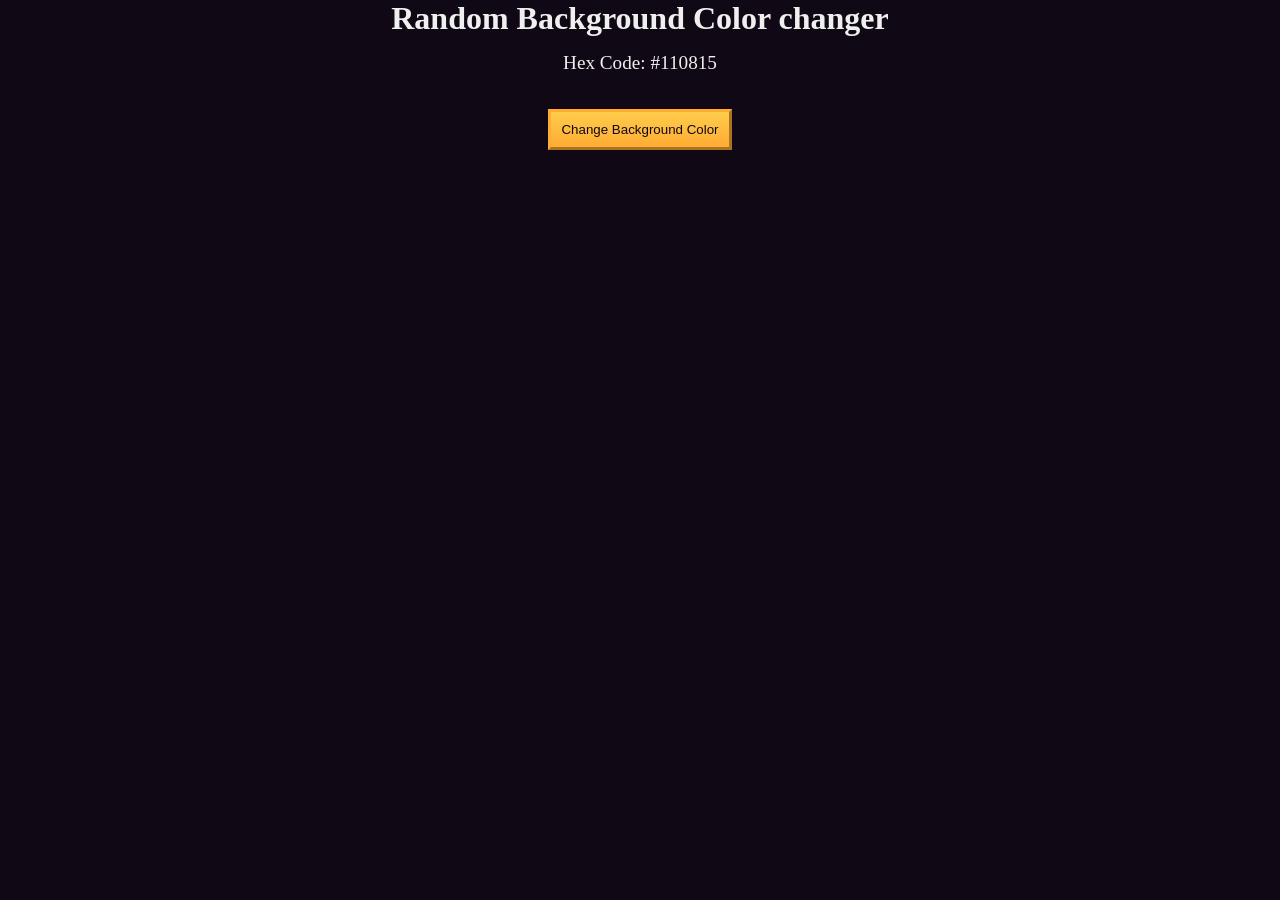
<file: debugBackground/index.html>
<!DOCTYPE html>
<html lang="en">

<head>
    <meta charset="UTF-8" />
    <meta name="viewport" content="width=device-width, initial-scale=1.0" />
    <title>Debug a random background color changer</title>
    <link rel="stylesheet" href="./styles.css" />
</head>

<body>
    <h1>Random Background Color changer</h1>

    <main>
        <section class="bg-information-container">
            <p>Hex Code: <span id="bg-hex-code">#110815</span></p>
        </section>

        <button class="btn" id="btn">Change Background Color</button>
    </main>
    <script src="./script.js"></script>
</body>

</html>
</file>
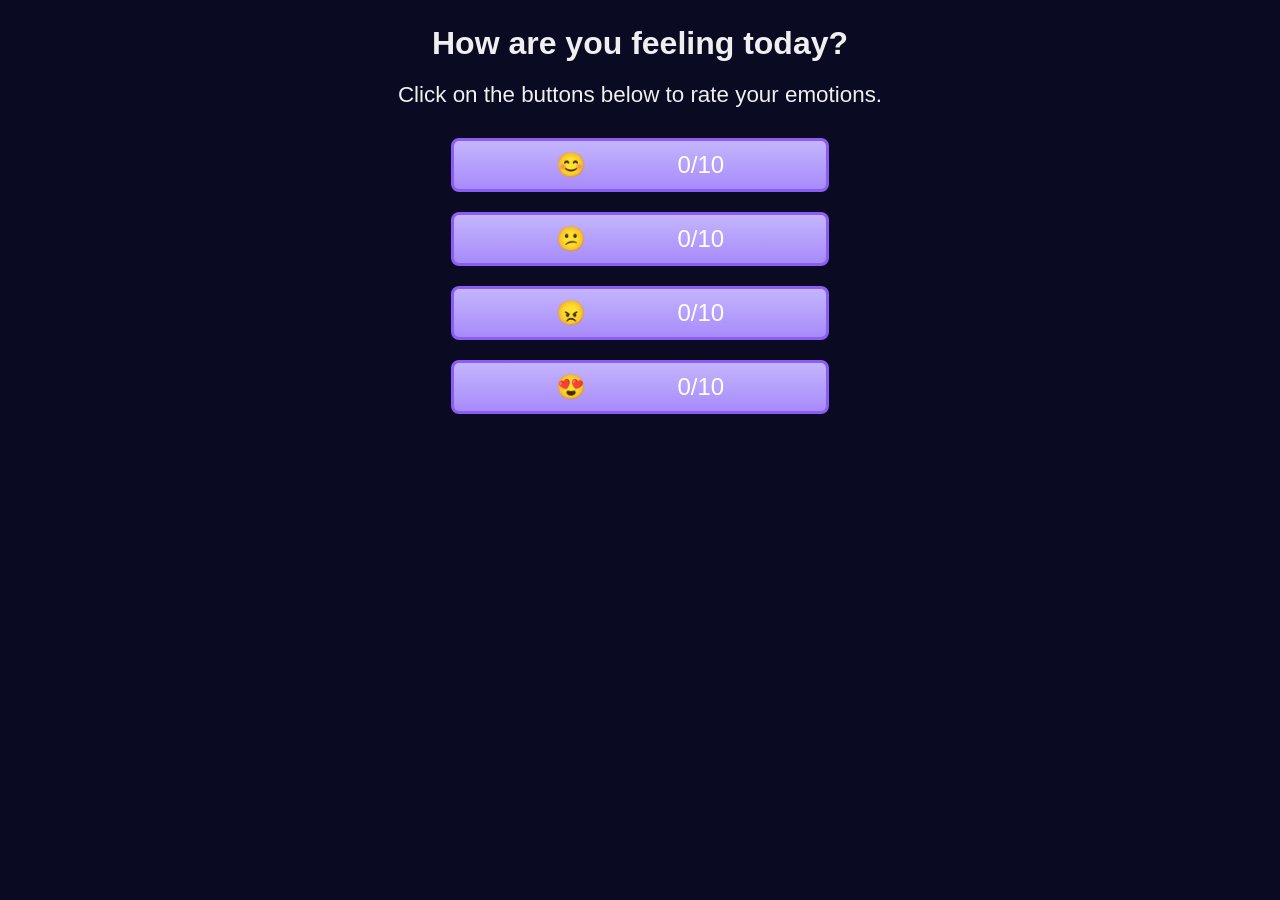
<file: emojiReactor/index.html>
<!DOCTYPE html>
<html lang="en">

<head>
    <meta charset="UTF-8" />
    <meta name="viewport" content="width=device-width, initial-scale=1.0" />
    <title>Emoji Reactor</title>
    <link rel="stylesheet" href="./styles.css" />
</head>

<body>
    <main>
        <h1 class="title">How are you feeling today?</h1>
        <p class="description">
            Click on the buttons below to rate your emotions.
        </p>
        <div class="btn-container">
            <button id="happy-btn" class="emoji-btn" aria-label="Happy face emoji">
                <span role="img" aria-hidden="true">😊</span>
                <span class="count">0/10</span>
            </button>
            <button id="confused-btn" class="emoji-btn" aria-label="Confused face emoji">
                <span role="img" aria-hidden="true">😕</span>
                <span class="count">0/10</span>
            </button>
            <button id="sad-btn" class="emoji-btn" aria-label="Angry face emoji">
                <span role="img" aria-hidden="true">😠</span>
                <span class="count">0/10</span>
            </button>
            <button id="loving-btn" class="emoji-btn" aria-label="Loving face emoji">
                <span role="img" aria-hidden="true">😍</span>
                <span class="count">0/10</span>
            </button>
        </div>
    </main>
    <script src="./script.js"></script>
</body>

</html>
</file>
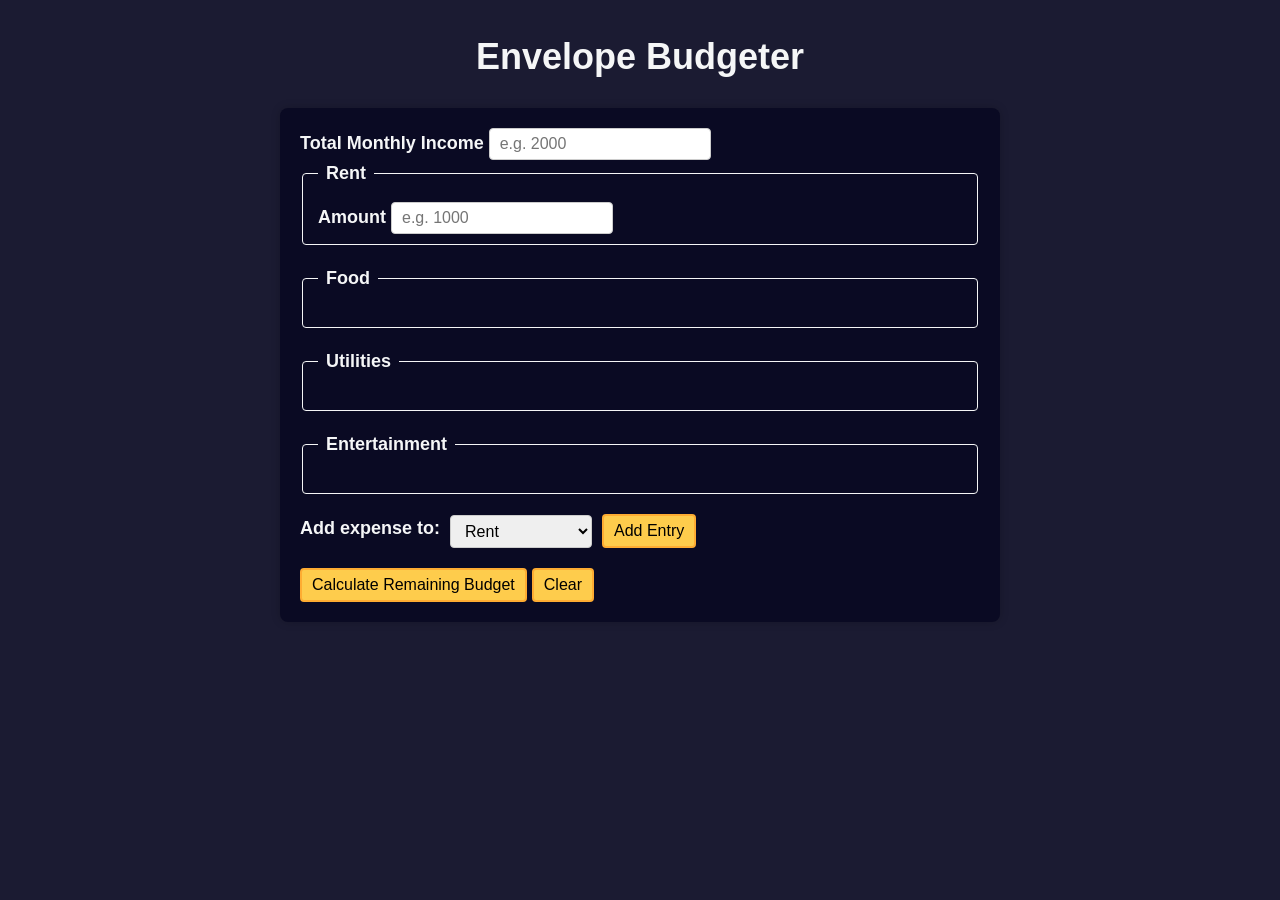
<file: envelopeBudgetWorkshop/index.html>
<!DOCTYPE html>
<html lang="en">

<head>
    <meta charset="utf-8" />
    <meta name="viewport" content="width=device-width, initial-scale=1.0" />
    <link rel="stylesheet" href="styles.css" />
    <title>Envelope Budgeter</title>
</head>

<body>
    <main>
        <h1>Envelope Budgeter</h1>
        <div class="container">
            <form action="" id="budget-form">
                <label for="income">Total Monthly Income</label>
                <input id="income" type="number" name="income" required min="0" placeholder="e.g. 2000" />
                <fieldset id="rent">
                    <legend>Rent</legend>
                    <label for="rent-amount">Amount</label>
                    <input id="rent-amount" type="number" name="rent-amount" required min="0" placeholder="e.g. 1000" />
                </fieldset>
                <fieldset id="food">
                    <legend>Food</legend>
                    <div class="input-container">
                    </div>
                </fieldset>
                <fieldset id="utilities">
                    <legend>Utilities</legend>
                    <div class="input-container">
                </fieldset>
                <fieldset id="entertainment">
                    <legend>Entertainment</legend>
                    <div class="input-container">
                </fieldset>
                <div class="controls">
                    <span>
                        <label for="entry-dropdown">Add expense to:</label>
                        <select id="entry-dropdown" name="options">
                            <option value="rent" selected>Rent</option>
                            <option value="food">Food</option>
                            <option value="utilities">Utilities</option>
                            <option value="entertainment">Entertainment</option>
                        </select>

                        <button id="add-entry" type="button">Add Entry</button>
                    </span>
                </div>
                <div>
                    <button id="calculate" type="submit">Calculate Remaining Budget</button>
                    <button id="clear" type="button">Clear</button>
                </div>
            </form>
            <div id="output" class="output hide"></div>
        </div>
    </main>
    <script src="script.js"></script>
</body>

</html>
</file>
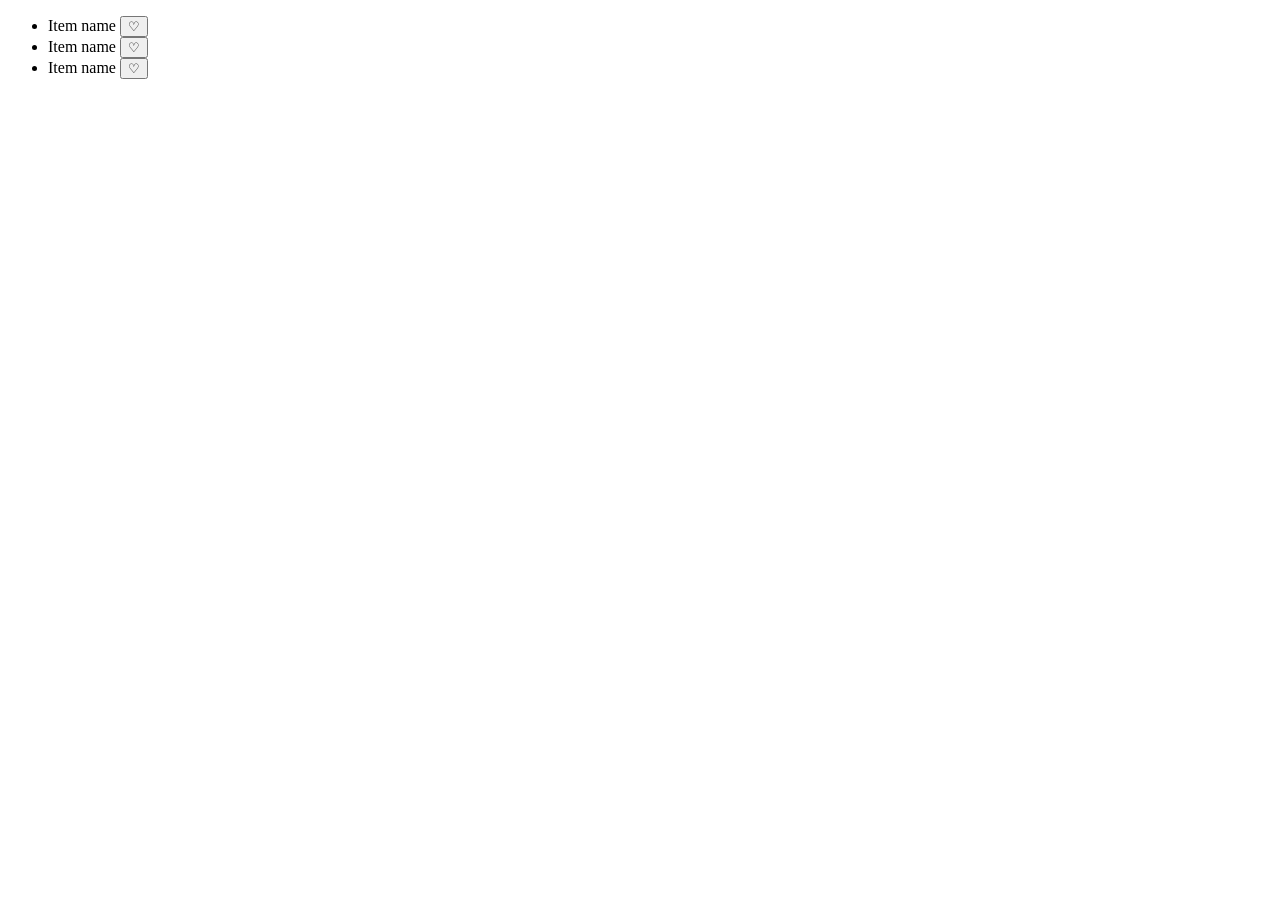
<file: favIconTogggle/index.html>
<!DOCTYPE html>
<html lang="en">

<head>
    <meta charset="UTF-8" />
    <meta name="viewport" content="width=device-width, initial-scale=1.0" />
    <title>Favorite Icon Toggler</title>
    <link rel="stylesheet" href="./styles.css" />
</head>

<body>
    <main>
        <ul class="item-list">
            <li> Item name
                <button class="favorite-icon">&#9825;</button>
            </li>
            <li> Item name
                <button class="favorite-icon">&#9825;</button>
            </li>
            <li> Item name
                <button class="favorite-icon">&#9825;</button>
            </li>
        </ul>
    </main>
    <script src="./script.js"></script>
</body>

</html>
</file>
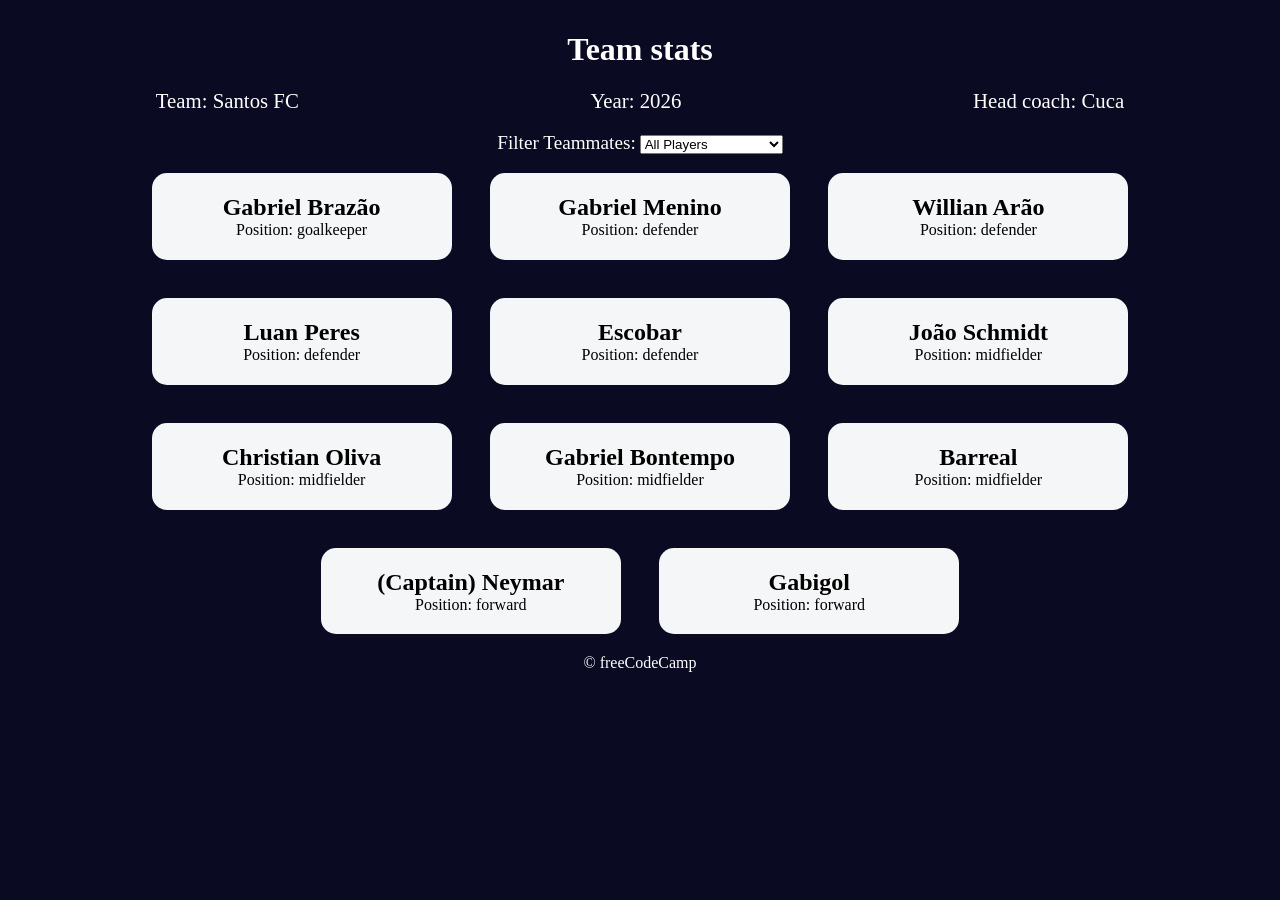
<file: footballTeamCards/index.html>
<!DOCTYPE html>
<html lang="en">

<head>
    <meta charset="UTF-8" />
    <meta http-equiv="X-UA-Compatible" content="IE=edge" />
    <meta name="viewport" content="width=device-width, initial-scale=1.0" />
    <title>
        Build a Set of Football Team Cards
    </title>
    <link rel="stylesheet" href="styles.css" />
</head>

<body>
    <h1 class="title">Team stats</h1>
    <main>
        <div class="team-stats">
            <p>Team: <span id="team"></span></p>
            <p>Year: <span id="year"></span></p>
            <p>Head coach: <span id="head-coach"></span></p>
        </div>
        <label class="options-label" for="players">Filter Teammates:</label>
        <select name="players" id="players">
            <option value="all">All Players</option>
            <option value="forward">Position Forward</option>
            <option value="midfielder">Position Midfielder</option>
            <option value="defender">Position Defender</option>
            <option value="goalkeeper">Position Goalkeeper</option>
        </select>
        <div class="cards" id="player-cards"></div>

    </main>
    <footer>&copy; freeCodeCamp</footer>

    <script src="./script.js"></script>

</body>

</html>
</file>
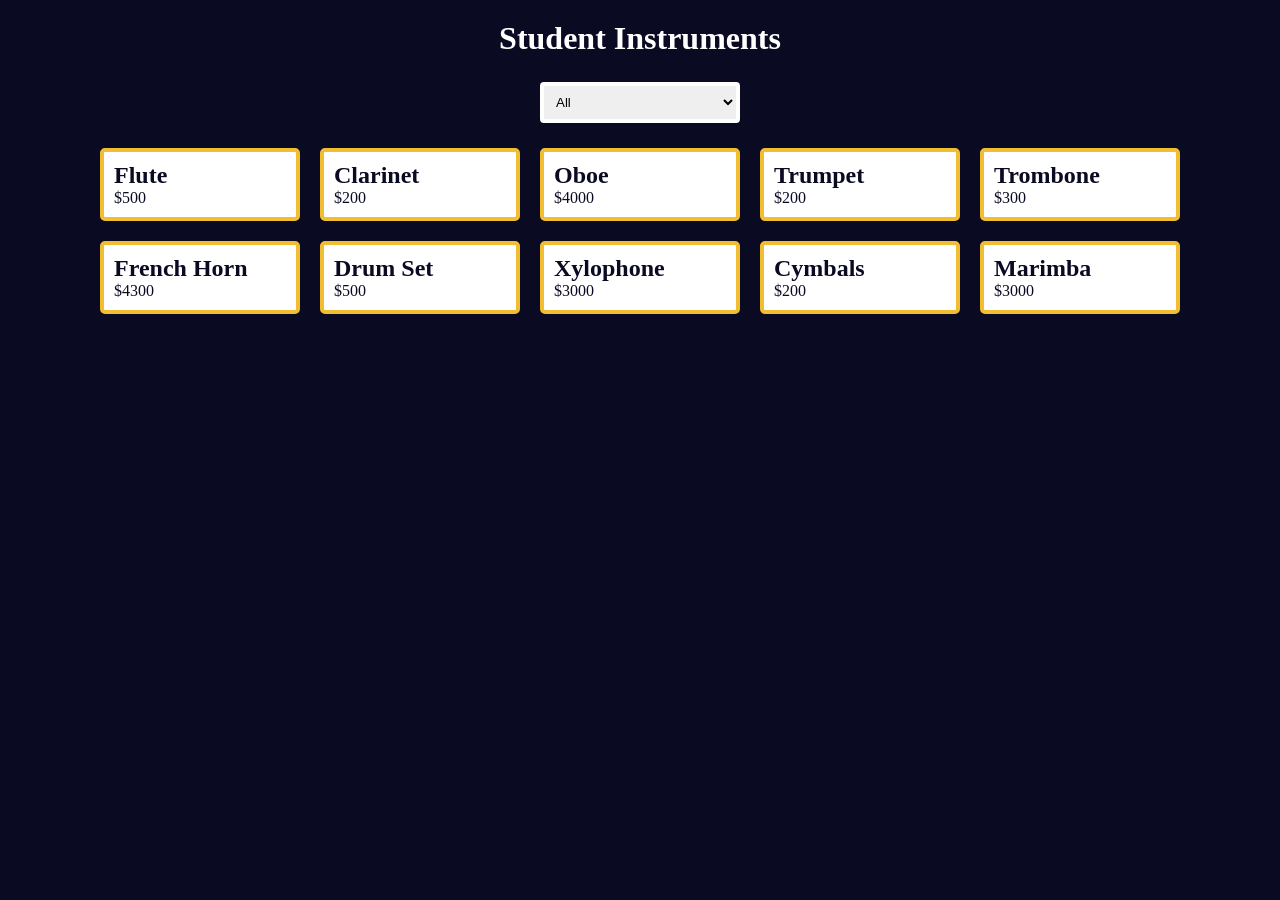
<file: instrumentFilterWorkshop/index.html>
<!DOCTYPE html>
<html lang="en">

<head>
    <meta charset="UTF-8" />
    <meta name="viewport" content="width=device-width, initial-scale=1.0" />
    <title>Music Instruments product page</title>
    <link rel="stylesheet" href="./styles.css" />
</head>

<body>
    <h1>Student Instruments</h1>

    <main>
        <select class="select-container" name="select">
            <option id="all" value="all">All</option>
            <option id="woodwinds" value="woodwinds">Woodwinds</option>
            <option id="brass" value="brass">Brass</option>
            <option id="percussion" value="percussion">Percussion</option>
        </select>
        <div class="products-container">
            <div class="card">
                <h2>Flute</h2>
                <p>$500</p>
            </div>
            <div class="card">
                <h2>Clarinet</h2>
                <p>$200</p>
            </div>
            <div class="card">
                <h2>Oboe</h2>
                <p>$4000</p>
            </div>

            <div class="card">
                <h2>Trumpet</h2>
                <p>$200</p>
            </div>
            <div class="card">
                <h2>Trombone</h2>
                <p>$300</p>
            </div>
            <div class="card">
                <h2>French Horn</h2>
                <p>$4300</p>
            </div>

            <div class="card">
                <h2>Drum Set</h2>
                <p>$500</p>
            </div>
            <div class="card">
                <h2>Xylophone</h2>
                <p>$3000</p>
            </div>
            <div class="card">
                <h2>Cymbals</h2>
                <p>$200</p>
            </div>
            <div class="card">
                <h2>Marimba</h2>
                <p>$3000</p>
            </div>
        </div>
    </main>
    <script src="./script.js"></script>
</body>

</html>
</file>
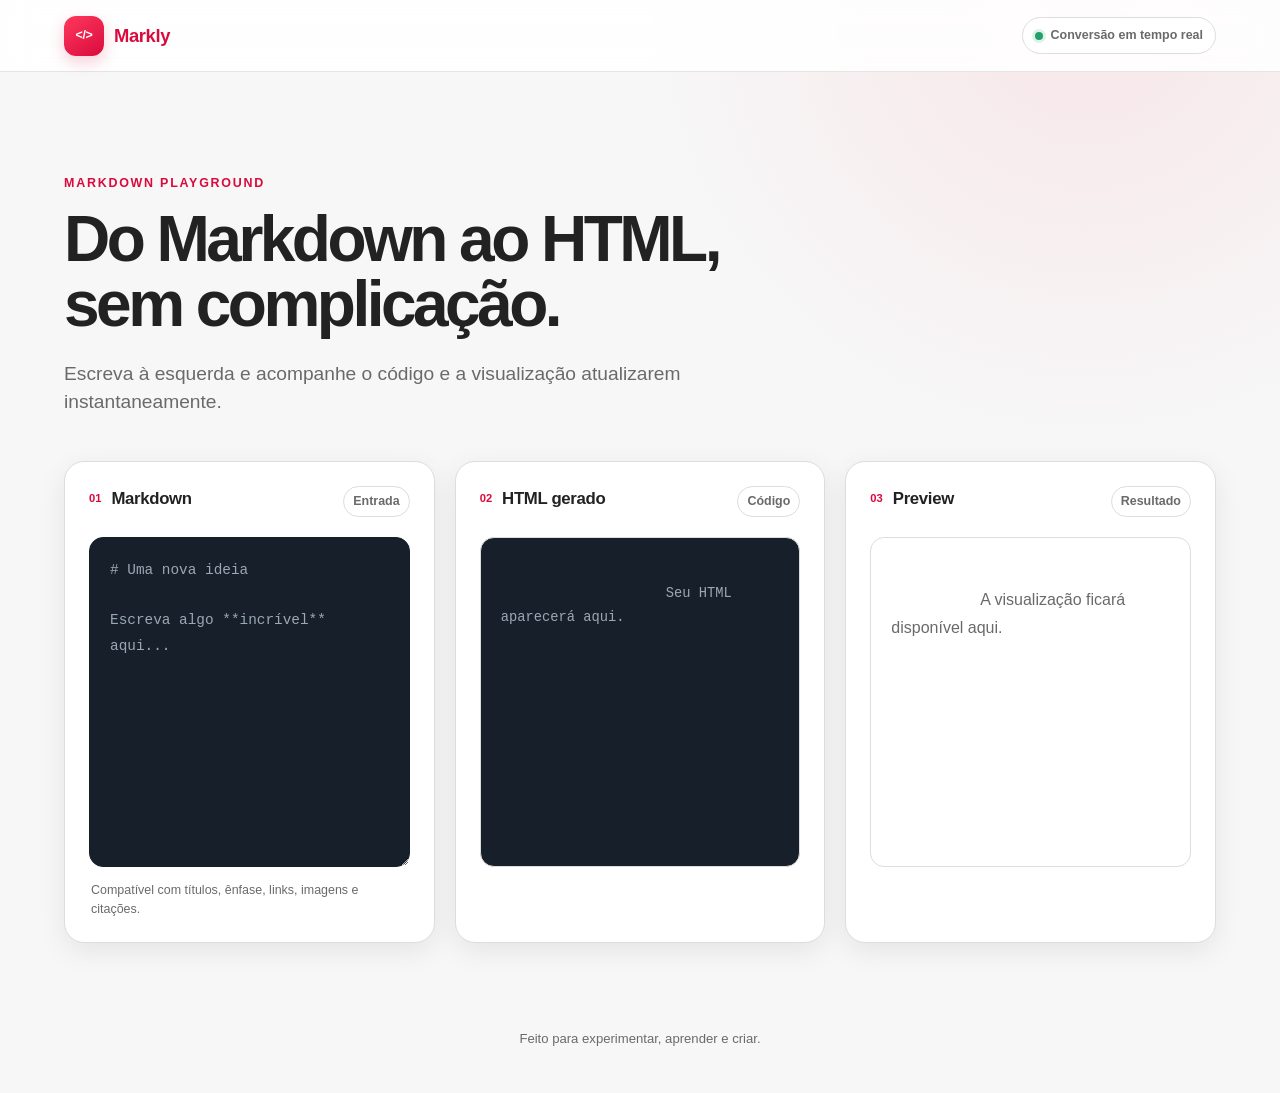
<file: markdownToHTMLConverter/index.html>
<!DOCTYPE html>
<html lang="pt-BR">

<head>
    <meta charset="UTF-8">
    <meta name="viewport" content="width=device-width, initial-scale=1.0">
    <meta name="description" content="Converta Markdown básico em HTML e acompanhe o resultado em tempo real.">
    <title>Markdown to HTML Converter</title>
    <link rel="stylesheet" href="./styles.css">
</head>

<body>
    <header class="site-header">
        <a class="brand" href="#main-content" aria-label="Ir para o conversor">
            <span class="brand-mark" aria-hidden="true">&lt;/&gt;</span>
            <span>Markly</span>
        </a>
        <span class="status-pill">
            <span class="status-dot" aria-hidden="true"></span>
            Conversão em tempo real
        </span>
    </header>

    <main id="main-content">
        <section class="hero" aria-labelledby="page-title">
            <p class="eyebrow">Markdown playground</p>
            <h1 id="page-title">Do Markdown ao HTML, sem complicação.</h1>
            <p class="hero-copy">
                Escreva à esquerda e acompanhe o código e a visualização atualizarem instantaneamente.
            </p>
        </section>

        <section id="container" aria-label="Conversor de Markdown para HTML">
            <article class="panel panel-input">
                <div class="panel-heading">
                    <div>
                        <span class="step">01</span>
                        <h2>Markdown</h2>
                    </div>
                    <span class="panel-label">Entrada</span>
                </div>
                <label class="sr-only" for="markdown-input">Digite seu Markdown</label>
                <textarea id="markdown-input" placeholder="# Uma nova ideia&#10;&#10;Escreva algo **incrível** aqui..."></textarea>
                <p class="helper-text">Compatível com títulos, ênfase, links, imagens e citações.</p>
            </article>

            <article class="panel">
                <div class="panel-heading">
                    <div>
                        <span class="step">02</span>
                        <h2>HTML gerado</h2>
                    </div>
                    <span class="panel-label">Código</span>
                </div>
                <div id="html-output" class="output-area" aria-live="polite">
                    <span class="empty-state">Seu HTML aparecerá aqui.</span>
                </div>
            </article>

            <article class="panel">
                <div class="panel-heading">
                    <div>
                        <span class="step">03</span>
                        <h2>Preview</h2>
                    </div>
                    <span class="panel-label">Resultado</span>
                </div>
                <div id="preview" class="output-area preview-area">
                    <span class="empty-state">A visualização ficará disponível aqui.</span>
                </div>
            </article>
        </section>
    </main>

    <footer>
        <p>Feito para experimentar, aprender e criar.</p>
    </footer>

    <script src="./script.js"></script>
</body>

</html>
</file>
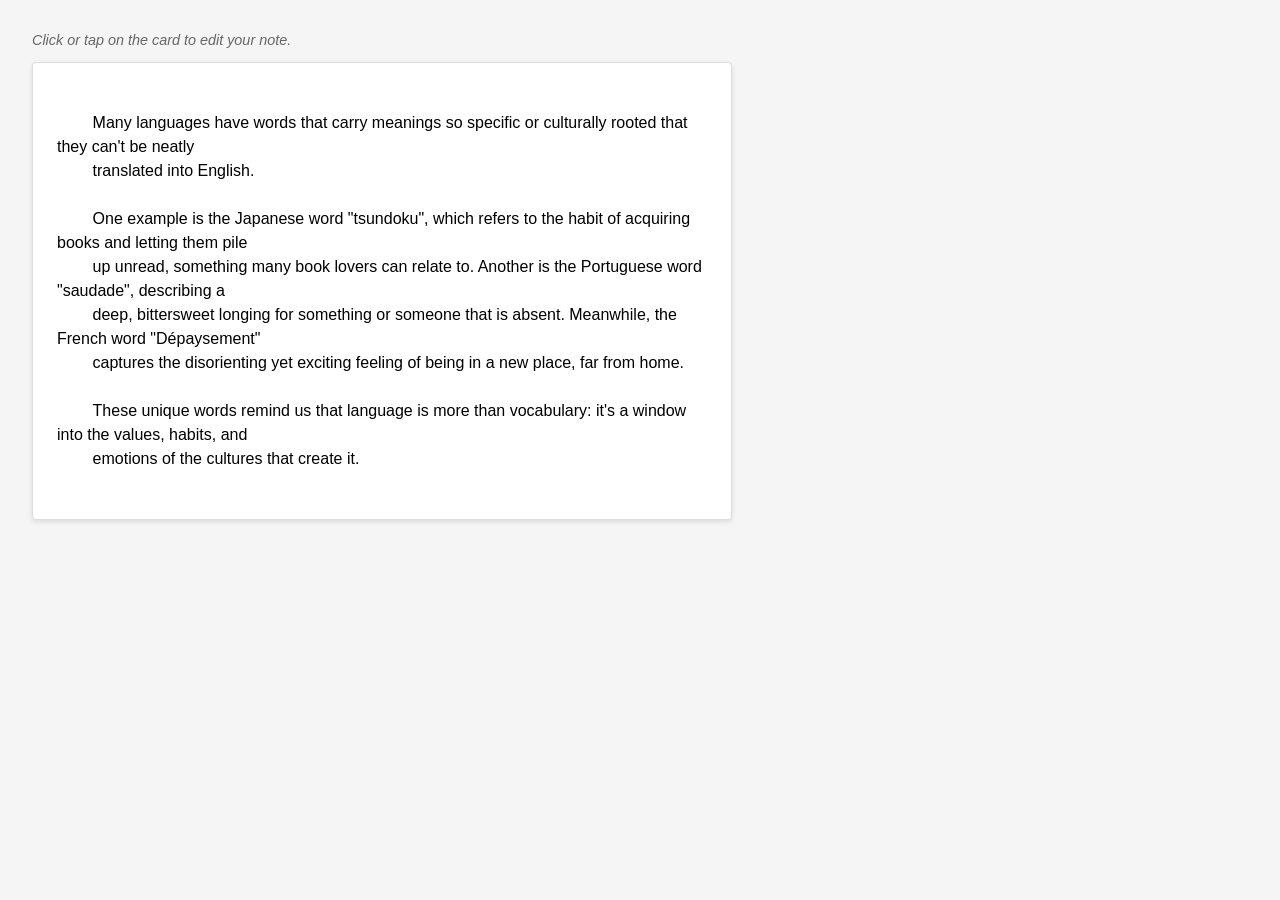
<file: noteTakingWorkshop/index.html>
<!DOCTYPE html>
<html lang="en">

<head>
    <meta charset="UTF-8" />
    <title>Note taking app</title>
    <meta name="viewport" content="width=device-width, initial-scale=1.0" />
    <link rel="stylesheet" href="./styles.css" />
</head>

<body>
    <p class="helper-text">Click or tap on the card to edit your note.</p>

    <div id="note" class="note" contenteditable="true" aria-label="Note editor">
        Many languages have words that carry meanings so specific or culturally rooted that they can't be neatly
        translated into English.

        One example is the Japanese word "tsundoku", which refers to the habit of acquiring books and letting them pile
        up unread, something many book lovers can relate to. Another is the Portuguese word "saudade", describing a
        deep, bittersweet longing for something or someone that is absent. Meanwhile, the French word "Dépaysement"
        captures the disorienting yet exciting feeling of being in a new place, far from home.

        These unique words remind us that language is more than vocabulary: it's a window into the values, habits, and
        emotions of the cultures that create it.
    </div>
    <div id="status" aria-live="polite"></div>

    <script src="script.js"></script>
</body>

</html>
</file>
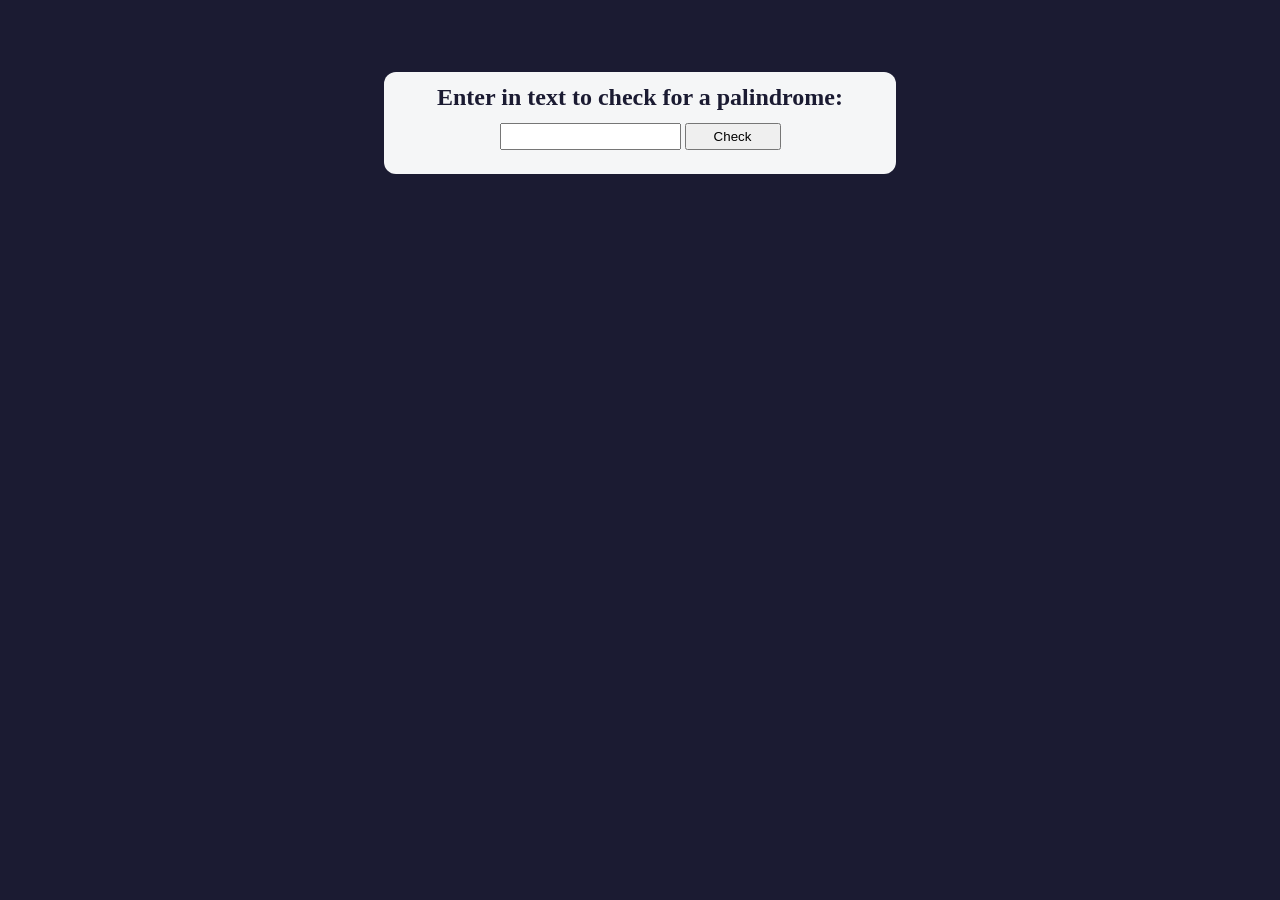
<file: palindromeChecker/index.html>
<!DOCTYPE html>
<html lang="en">

<head>
    <meta charset="utf-8">
    <title>Palindrome Checker</title>
    <link rel="stylesheet" href="./styles.css">
</head>

<body>
    <main>
        <div class="container">
            <h2>Enter in text to check for a palindrome:</h2>
            <div class="action">
                <input id="text-input" type="text">
                <button id="check-btn">Check</button>
            </div>
        </div>
        <div id="result">

        </div>
    </main>

    <script src="./script.js"></script>
</body>

</html>
</file>
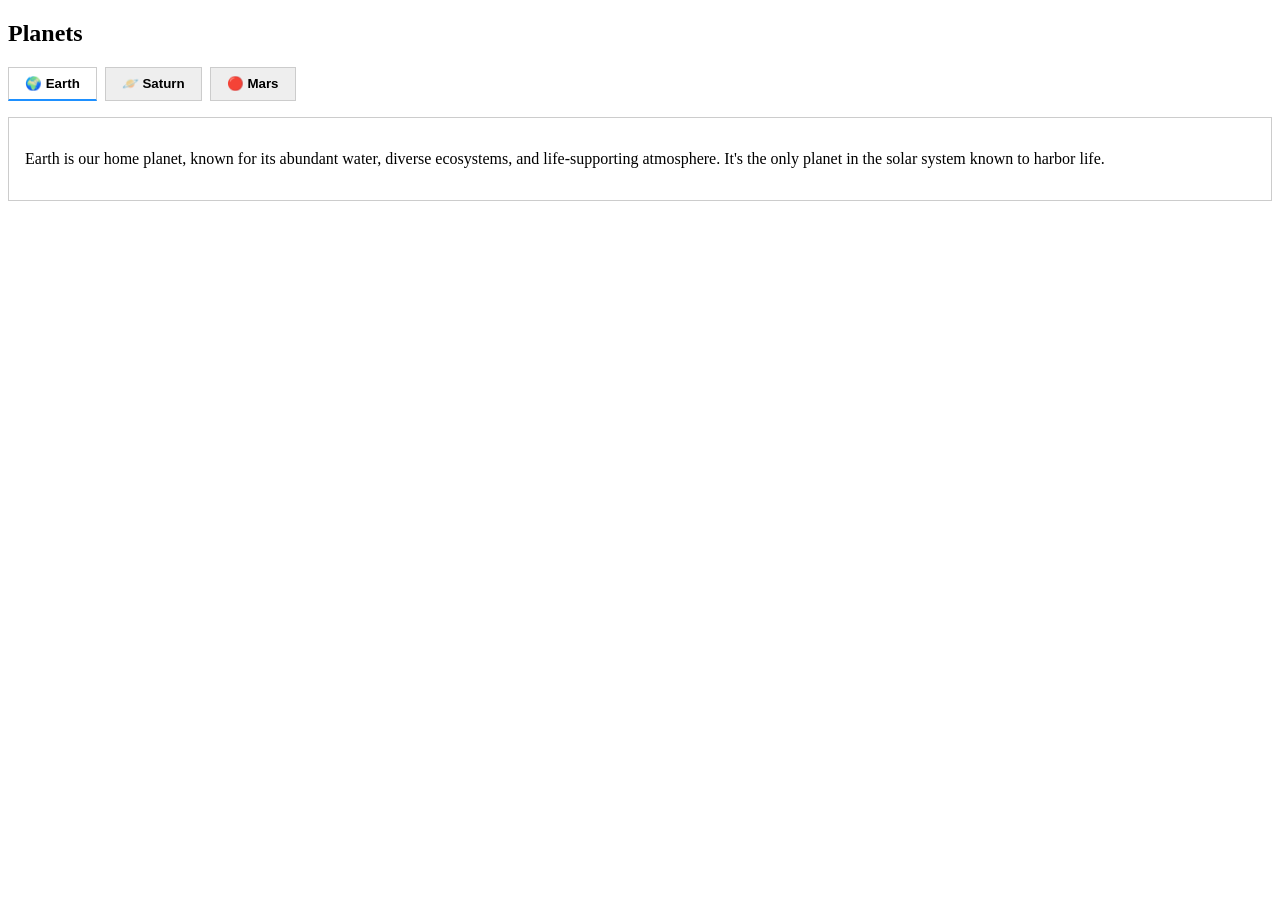
<file: planetsTablistWorkshop/index.html>
<!DOCTYPE html>
<html lang="en">

<head>
    <meta charset="UTF-8" />
    <meta name="viewport" content="width=device-width, initial-scale=1.0" />
    <title>Planets Facts</title>
    <link rel="stylesheet" href="./styles.css" />
</head>

<body>

    <div class="tabs">
        <h2 id="tabs-title">Planets</h2>
        <div role="tablist" aria-labelledby="tabs-title">
            <button id="tab-earth" role="tab" aria-controls="panel-earth" aria-selected="true">🌍 Earth</button>
            <button id="tab-saturn" role="tab" aria-controls="panel-saturn" aria-selected="false">🪐 Saturn</button>
            <button id="tab-mars" role="tab" aria-controls="panel-mars" aria-selected="false">🔴 Mars</button>
        </div>
        <div role="tabpanel" id="panel-earth" aria-labelledby="tab-earth">
            <p>Earth is our home planet, known for its abundant water, diverse ecosystems, and life-supporting
                atmosphere. It's the only planet in the solar system known to harbor life.</p>
        </div>

        <div role="tabpanel" id="panel-saturn" aria-labelledby="tab-saturn" hidden>
            <p>Saturn is famous for its beautiful and extensive ring system made of ice and rock particles. It's a gas
                giant with dozens of moons orbiting it.</p>
        </div>

        <div role="tabpanel" id="panel-mars" aria-labelledby="tab-mars" hidden>
            <p>Mars, the red planet, is a rocky world with the tallest volcano and deepest canyon in the solar system.
                It's a key focus for exploration in the search for past or present life.</p>
        </div>
    </div>
    <script src="./script.js"></script>
</body>

</html>
</file>
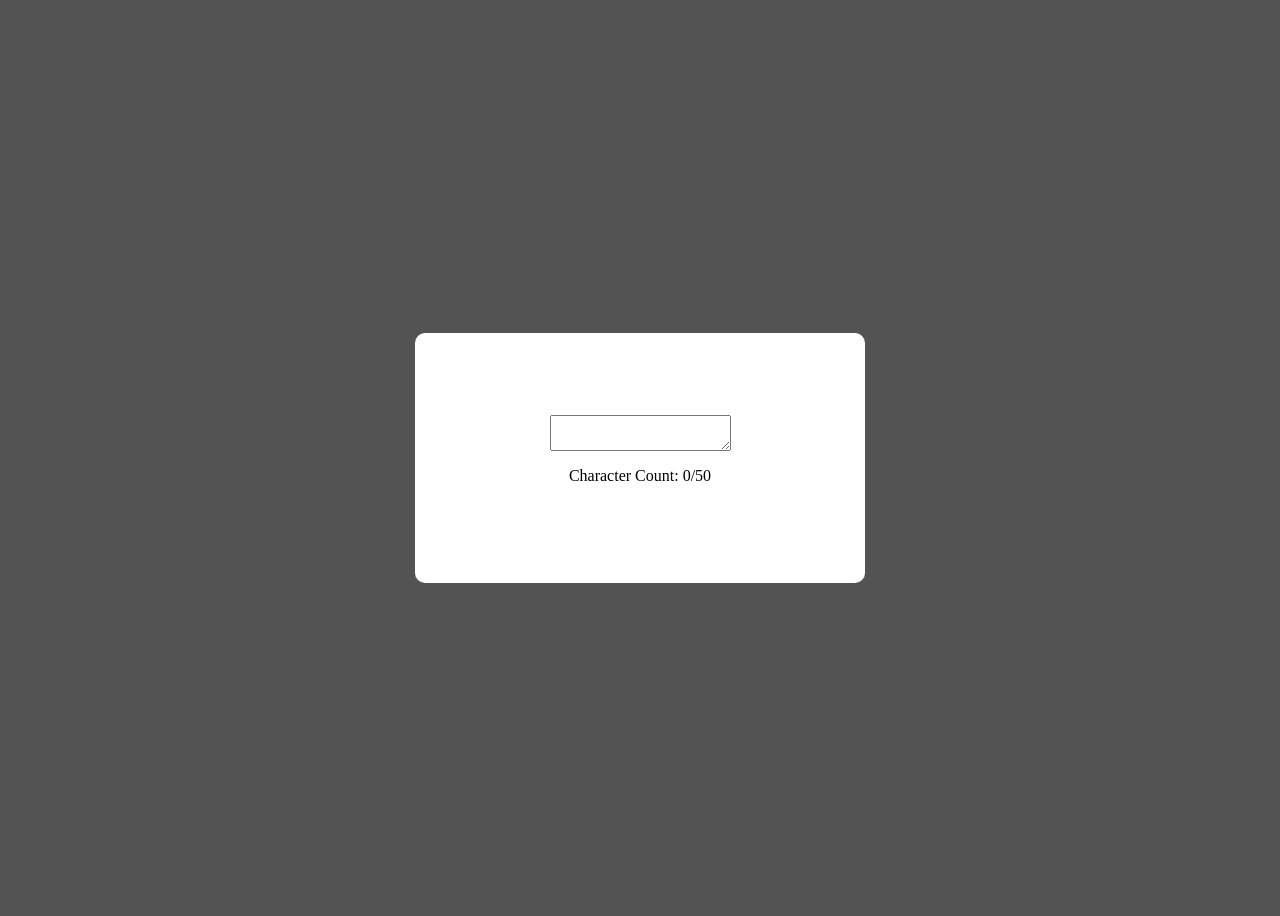
<file: realTimeCounter/index.html>
<!DOCTYPE html>
<html lang="en">

<head>
    <meta charset="utf-8">
    <meta name="viewport" content="width=device-width, initial-scale=1.0">
    <title>Real Time Counter</title>
    <link rel="stylesheet" href="./styles.css">
</head>

<body>
    <main>
        <div class="counter-container">
            <textarea id="text-input"></textarea>
            <p id="char-count">Character Count: 0/50</p>
        </div>
    </main>
    <script src="./script.js"></script>
</body>


</html>
</file>
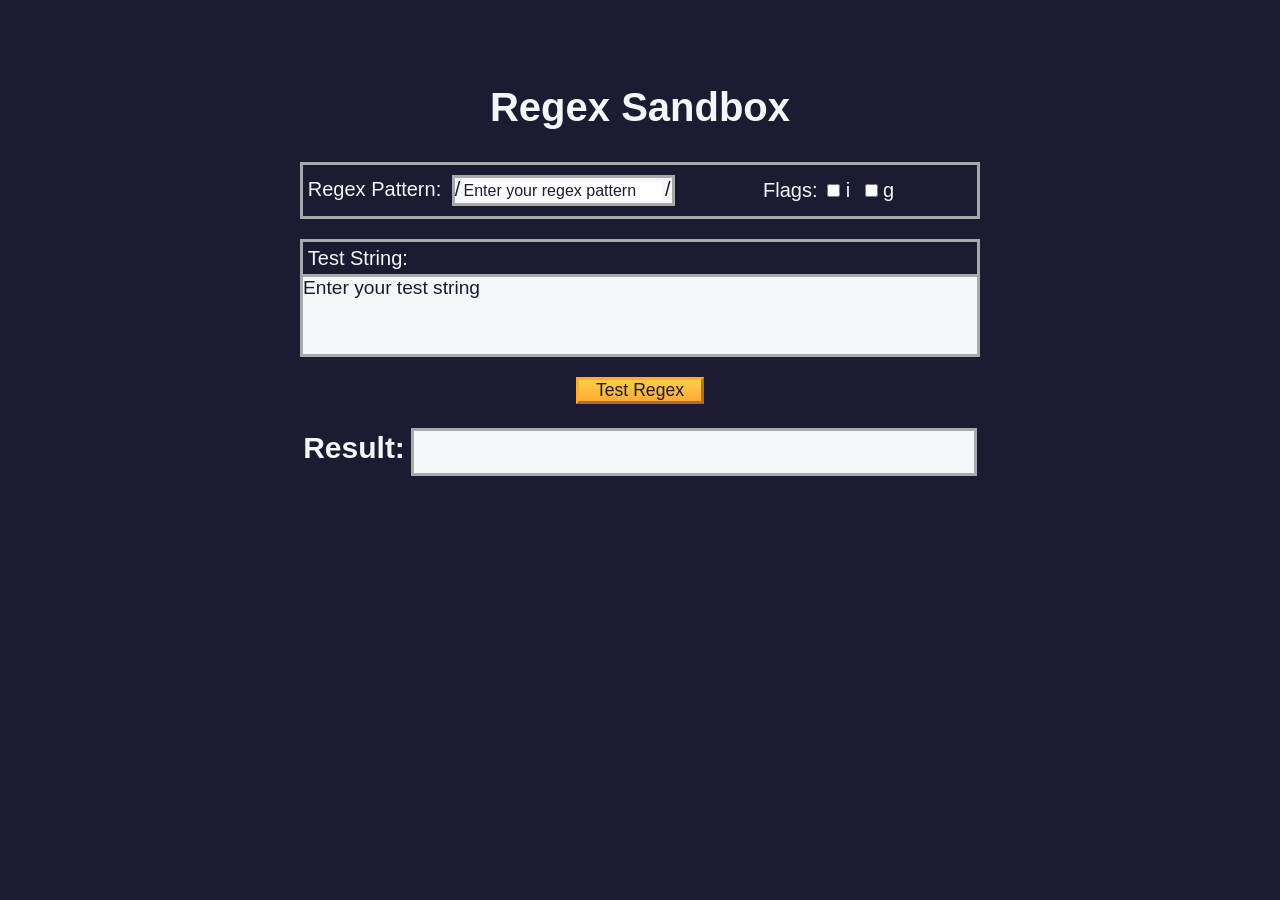
<file: regexSandbox/index.html>
<!DOCTYPE html>
<html lang="en">

<head>
    <meta charset="UTF-8">
    <meta name="viewport" content="width=device-width, initial-scale=1.0">
    <link rel="stylesheet" href="styles.css">
    <title>Regex Sandbox</title>

</head>

<body>
    <h1>Regex Sandbox</h1>
    <main>
        <div id="regex-container">
            <label for="pattern">Regex Pattern:
                <div id="pattern-container">/<input type="text" id="pattern" name="pattern"
                        placeholder="Enter your regex pattern">/</div>
            </label>
            <div id="flags-container">
                <p>Flags: </p>
                <label for="i">
                    <input type="checkbox" name="flags" id="i"> i
                </label>
                <label for="g">
                    <input type="checkbox" name="flags" id="g"> g
                </label>
            </div>
        </div>
        <div id="test-container">
            <p>Test String:</p>
            <div id="test-string" placeholder="Enter your test string" contenteditable="true"></div>
        </div>
        <button class="btn" id="test-btn" type="button">Test Regex</button>
        <div id="result-container">
            <h2>Result:</h2>
            <p id="result">
            </p>
        </div>

    </main>
    <script src="script.js"></script>
</body>

</html>
</file>
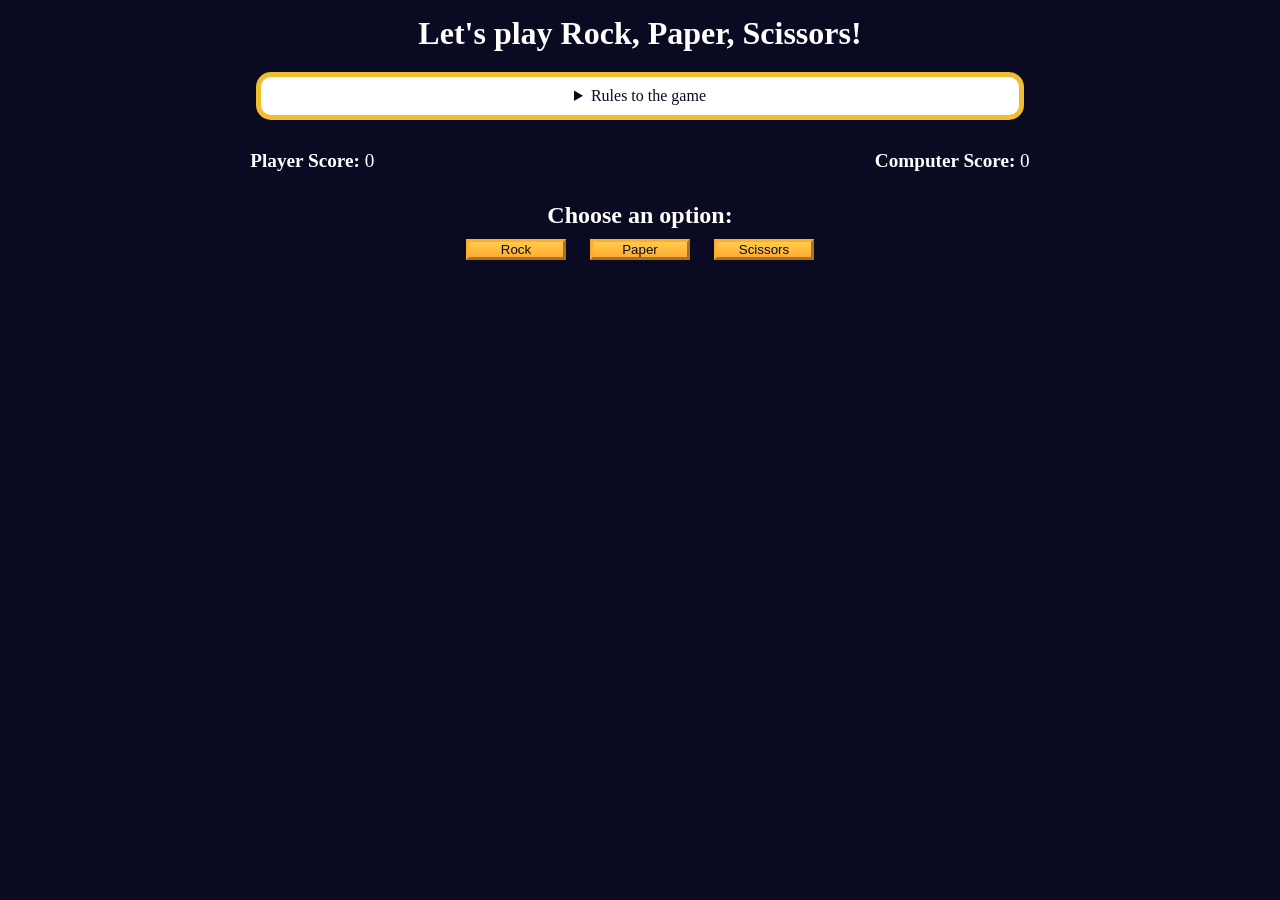
<file: rockPaperScissorsWorkshop/index.html>
<!DOCTYPE html>
<html lang="en">

<head>
    <meta charset="UTF-8" />
    <meta name="viewport" content="width=device-width, initial-scale=1.0" />
    <title>Rock, Paper, Scissors game</title>
    <link rel="stylesheet" href="./styles.css" />
</head>

<body>
    <h1>Let's play Rock, Paper, Scissors!</h1>
    <main>
        <details class="rules-container">
            <summary>Rules to the game</summary>

            <p>You will be playing against the computer.</p>
            <p>You can choose between Rock, Paper, and Scissors.</p>
            <p>The first one to three points wins.</p>

            <p>Here are the rules to getting a point in the game:</p>
            <ul>
                <li>Rock beats Scissors</li>
                <li>Scissors beats Paper</li>
                <li>Paper beats Rock</li>
            </ul>
            <p>
                If the player and computer choose the same option (e.g., Paper and
                Paper), then no one gets the point.
            </p>
        </details>

        <div class="score-container">
            <strong>Player Score: <span class="score" id="player-score">0</span></strong>
            <strong>Computer Score:
                <span class="score" id="computer-score">0</span></strong>
        </div>

        <section class="options-container">
            <h2>Choose an option:</h2>
            <div class="btn-container">
                <button id="rock-btn" class="btn">Rock</button>
                <button id="paper-btn" class="btn">Paper</button>
                <button id="scissors-btn" class="btn">Scissors</button>
            </div>
        </section>

        <div class="results-container">
            <p id="results-msg"></p>
            <p id="winner-msg"></p>
            <button class="btn" id="reset-game-btn">Play again?</button>
        </div>
    </main>
    <script src="./script.js"></script>
</body>

</html>
</file>
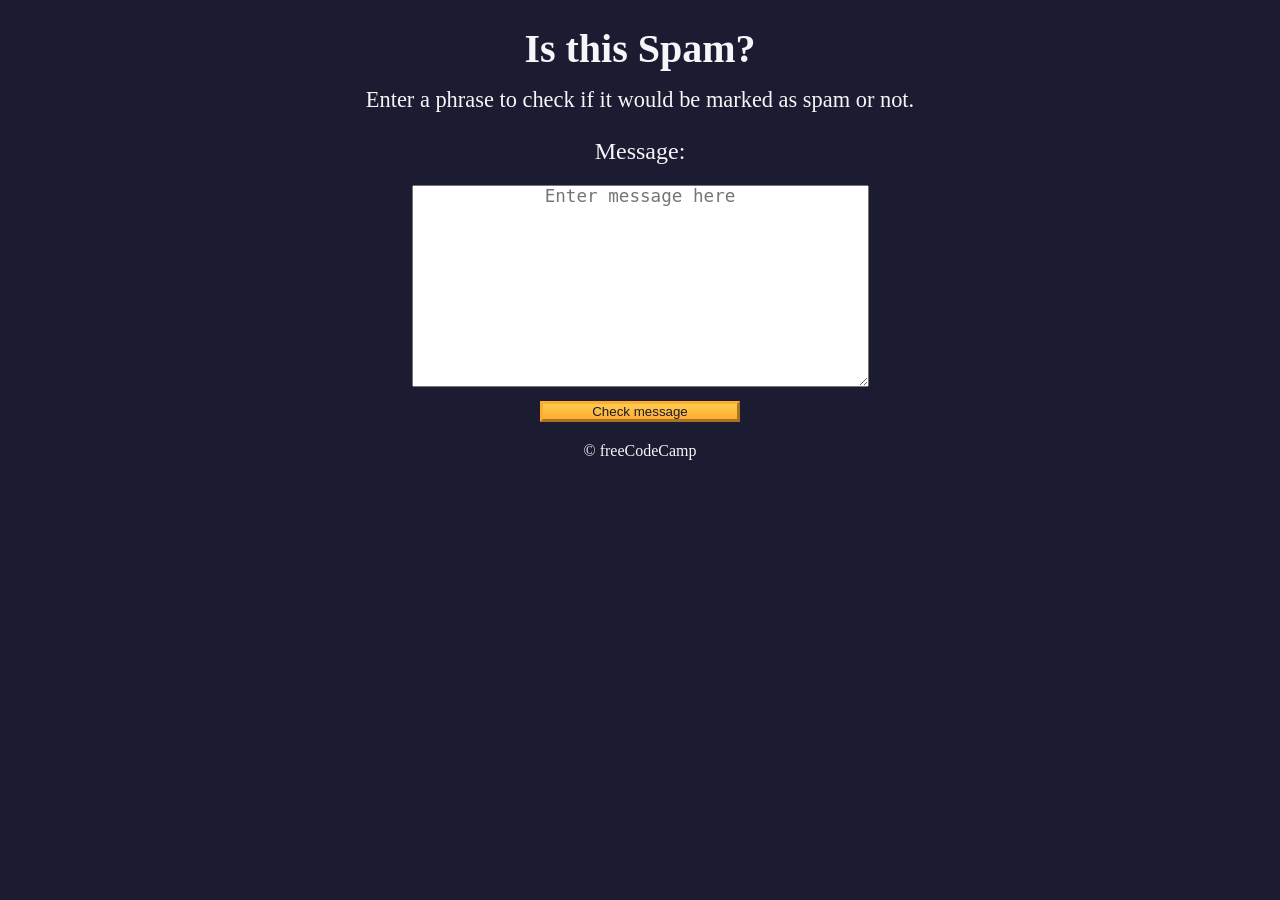
<file: spamFilterWorkshop/index.html>
<!DOCTYPE html>
<html lang="en">

<head>
    <meta charset="UTF-8" />
    <meta name="viewport" content="width=device-width" />
    <title>Learn Regular Expressions by Building a Spam Filter</title>
    <link rel="stylesheet" href="styles.css" />
</head>

<body>
    <header class="main-text">
        <h1 class="title">Is this Spam?</h1>
        <p class="description">
            Enter a phrase to check if it would be marked as spam or not.
        </p>
    </header>

    <main>
        <label class="message-label" for="message-input">Message: </label>
        <textarea placeholder="Enter message here" value="" type="text" name="message" id="message-input" rows="10"
            cols="40"></textarea>
        <button class="btn" id="check-message-btn" type="button">
            Check message
        </button>
        <p id="result-message"></p>
    </main>

    <footer class="footer">&copy; freeCodeCamp</footer>
    <script src="./script.js"></script>
</body>

</html>
</file>
<file: debugBackground/styles.css>
*,
*::before,
*::after {
    margin: 0;
    padding: 0;
    box-sizing: border-box;
}

:root {
    --yellow: #f1be32;
    --golden-yellow: #feac32;
    --dark-purple: #110815;
    --light-grey: #efefef;
}

body {
    background-color: var(--dark-purple);
    color: var(--light-grey);
    text-align: center;
}

.bg-information-container {
    margin: 15px 0 25px;
    font-size: 1.2rem;
}

.btn {
    cursor: pointer;
    padding: 10px;
    margin: 10px;
    color: var(--dark-purple);
    background-color: var(--golden-yellow);
    background-image: linear-gradient(#fecc4c, #ffac33);
    border-color: var(--golden-yellow);
    border-width: 3px;
}

.btn:hover {
    background-image: linear-gradient(#ffcc4c, #f89808);
}
</file>
<file: emojiReactor/styles.css>
*,
*::before,
*::after {
    box-sizing: border-box;
    margin: 0;
    padding: 0;
}

:root {
    --light-grey: #efefef;
    --white: #ffffff;
    --very-dark-blue: #0a0a23;
    --light-purple: #a78bfa;
    --very-light-purple: #c4b5fd;
    --purple: #8b5cf6;
}

body {
    background-color: var(--very-dark-blue);
    color: var(--light-grey);
    font-family: sans-serif;
}

main {
    text-align: center;
    padding: 10px;
}

.btn-container,
button {
    display: flex;
    justify-content: space-evenly;
    align-items: center;
}

.btn-container {
    flex-direction: column;
}

.emoji-btn {
    width: 70%;
    cursor: pointer;
    color: var(--white);
    background-color: var(--light-purple);
    background-image: linear-gradient(to bottom,
            var(--very-light-purple),
            var(--light-purple));
    border: 3px solid var(--purple);
    border-radius: 8px;
    padding: 10px;
    font-size: 1.5rem;
    margin: 10px 0;
    transition: background-color 0.3s ease, transform 0.2s ease;
}

@media (min-width: 768px) {
    .emoji-btn {
        width: 30%;
    }
}

.emoji-btn:hover {
    background-color: var(--purple);
    background-image: none;
}

.title {
    margin-top: 15px;
    font-size: 2rem;
}

.description {
    font-size: 1.4rem;
    margin: 20px 0;
}
</file>
<file: envelopeBudgetWorkshop/styles.css>
:root {
    --light-grey: #f5f6f7;
    --dark-blue: #0a0a23;
    --fcc-blue: #1b1b32;
    --light-yellow: #fecc4c;
    --dark-yellow: #feac32;
    --light-pink: #ffadad;
    --dark-red: #850000;
    --light-green: #acd157;
}

body {
    font-family: "Lato", Helvetica, Arial, sans-serif;
    font-size: 18px;
    background-color: var(--fcc-blue);
    color: var(--light-grey);
    margin: 0;
    padding: 0;
    line-height: 1.5;
}

h1 {
    text-align: center;
    margin-top: 30px;
    font-size: 2em;
}

.container {
    width: 90%;
    max-width: 680px;
    margin: 20px auto;
    padding: 20px;
    background-color: var(--dark-blue);
    border-radius: 8px;
    box-shadow: 0 0 10px rgba(0, 0, 0, 0.2);
}

label,
legend {
    font-weight: bold;
    margin-bottom: 5px;
}

fieldset {
    border: 1px solid var(--light-grey);
    border-radius: 4px;
    padding: 10px 15px;
    margin-bottom: 20px;
}

legend {
    padding: 0 8px;
}

.input-container {
    display: flex;
    flex-direction: column;
    gap: 8px;
    margin-top: 10px;
}

input,
select,
button {
    font-size: 16px;
    padding: 6px 10px;
    border-radius: 4px;
    border: 1px solid #ccc;
    min-height: 32px;
    box-sizing: border-box;
}

input:focus,
select:focus,
button:focus {
    outline: 2px solid var(--light-yellow);
    border-color: var(--dark-yellow);
}

button {
    cursor: pointer;
    text-decoration: none;
    background-color: var(--light-yellow);
    border: 2px solid var(--dark-yellow);
    transition: background-color 0.2s ease, border 0.2s ease;
}

button:hover {
    background-color: var(--dark-yellow);
    color: white;
}

.controls {
    margin-bottom: 20px;
}

.controls span {
    display: flex;
    align-items: center;
    gap: 10px;
    flex-wrap: wrap;
}

.output {
    border: 2px solid var(--light-grey);
    padding: 15px;
    text-align: center;
    background-color: var(--dark-blue);
    border-radius: 6px;
    margin-top: 20px;
}

.output span {
    font-weight: bold;
    font-size: 1.4em;
}

.surplus {
    color: var(--light-green);
}

.deficit {
    color: var(--light-pink);
}

.hide {
    display: none;
}

@media (max-width: 600px) {
    body {
        font-size: 16px;
    }

    .controls span {
        flex-direction: column;
        align-items: stretch;
    }

    button,
    input,
    select {
        width: 100%;
    }
}
</file>
<file: favIconTogggle/styles.css>
.filled {
    background: red
}
</file>
<file: footballTeamCards/styles.css>
*,
*::before,
*::after {
    box-sizing: border-box;
    margin: 0;
    padding: 0;
}

:root {
    --dark-grey: #0a0a23;
    --light-grey: #f5f6f7;
    --white: #ffffff;
    --black: #000;
}

body {
    background-color: var(--dark-grey);
    text-align: center;
    padding: 10px;
}

.title,
.options-label,
.team-stats,
footer {
    color: var(--white);
}

.title {
    margin: 1.3rem 0;
}

.team-stats {
    display: flex;
    justify-content: space-around;
    flex-wrap: wrap;
    font-size: 1.3rem;
    margin: 1.2rem 0;
}

.options-label {
    font-size: 1.2rem;
}

.cards {
    display: flex;
    flex-wrap: wrap;
    justify-content: center;
    align-items: center;
}

.player-card {
    background-color: var(--light-grey);
    padding: 1.3rem;
    margin: 1.2rem;
    width: 300px;
    border-radius: 15px;
}

@media (max-width: 768px) {
    .team-stats {
        flex-direction: column;
    }
}
</file>
<file: instrumentFilterWorkshop/styles.css>
*,
*::before,
*::after {
    margin: 0;
    padding: 0;
    box-sizing: border-box;
}

:root {
    --dark-grey: #0a0a23;
    --white: #ffffff;
    --yellow: #f1be32;
}

body {
    background-color: var(--dark-grey);
    color: var(--white);
}

h1 {
    text-align: center;
    margin-top: 20px;
}

.select-container {
    display: block;
    margin: 25px auto;
    padding: 8px;
    border: 4px solid var(--white);
    border-radius: 4px;
    width: 200px;
}

.products-container {
    display: flex;
    flex-direction: column;
    flex-wrap: wrap;
    align-items: center;
    justify-content: center;
    gap: 20px;
}

@media (min-width: 760px) {
    .products-container {
        flex-direction: row;
    }
}

.card {
    background-color: var(--white);
    color: var(--dark-grey);
    border: 4px solid var(--yellow);
    border-radius: 5px;
    padding: 10px;
    width: 200px;
}
</file>
<file: markdownToHTMLConverter/styles.css>
:root {
    --coral: #ff385c;
    --coral-dark: #d90b3e;
    --ink: #222222;
    --muted: #6a6a6a;
    --line: #dddddd;
    --surface: #ffffff;
    --canvas: #f7f7f7;
    --code: #17202a;
    --radius: 20px;
    --shadow: 0 8px 28px rgb(0 0 0 / 8%);
}

* {
    box-sizing: border-box;
}

html {
    scroll-behavior: smooth;
}

body {
    min-width: 320px;
    margin: 0;
    color: var(--ink);
    background:
        radial-gradient(circle at 85% 0%, rgb(255 56 92 / 9%), transparent 28rem),
        var(--canvas);
    font-family: -apple-system, BlinkMacSystemFont, "Segoe UI", Roboto, Helvetica, Arial, sans-serif;
    line-height: 1.5;
}

button,
textarea {
    font: inherit;
}

.site-header {
    position: sticky;
    z-index: 10;
    top: 0;
    display: flex;
    align-items: center;
    justify-content: space-between;
    min-height: 72px;
    padding: 0 clamp(20px, 5vw, 72px);
    border-bottom: 1px solid rgb(221 221 221 / 75%);
    background: rgb(255 255 255 / 88%);
    backdrop-filter: blur(14px);
}

.brand {
    display: inline-flex;
    gap: 10px;
    align-items: center;
    color: var(--coral-dark);
    font-size: 1.15rem;
    font-weight: 750;
    letter-spacing: -0.02em;
    text-decoration: none;
}

.brand-mark {
    display: grid;
    width: 40px;
    height: 40px;
    place-items: center;
    border-radius: 12px;
    color: #ffffff;
    background: linear-gradient(145deg, var(--coral), var(--coral-dark));
    box-shadow: 0 6px 16px rgb(217 11 62 / 20%);
    font-size: 0.78rem;
}

.status-pill,
.panel-label {
    display: inline-flex;
    align-items: center;
    border: 1px solid var(--line);
    border-radius: 999px;
    background: var(--surface);
    color: var(--muted);
    font-size: 0.78rem;
    font-weight: 650;
}

.status-pill {
    gap: 8px;
    padding: 8px 12px;
}

.status-dot {
    width: 8px;
    height: 8px;
    border-radius: 50%;
    background: #22a06b;
    box-shadow: 0 0 0 3px rgb(34 160 107 / 14%);
}

main {
    width: min(1440px, 100%);
    margin: 0 auto;
    padding: 0 clamp(20px, 5vw, 72px) 72px;
}

.hero {
    max-width: 760px;
    padding: clamp(56px, 8vw, 104px) 0 44px;
}

.eyebrow {
    margin: 0 0 14px;
    color: var(--coral-dark);
    font-size: 0.78rem;
    font-weight: 800;
    letter-spacing: 0.14em;
    text-transform: uppercase;
}

.hero h1 {
    max-width: 720px;
    margin: 0;
    font-size: clamp(2.35rem, 5vw, 4.5rem);
    line-height: 1.02;
    letter-spacing: -0.055em;
}

.hero-copy {
    max-width: 620px;
    margin: 22px 0 0;
    color: var(--muted);
    font-size: clamp(1rem, 2vw, 1.2rem);
}

#container {
    display: grid;
    grid-template-columns: repeat(3, minmax(0, 1fr));
    gap: 20px;
    align-items: stretch;
}

.panel {
    min-width: 0;
    padding: 24px;
    border: 1px solid var(--line);
    border-radius: var(--radius);
    background: var(--surface);
    box-shadow: var(--shadow);
    transition: translate 180ms ease, box-shadow 180ms ease;
}

.panel:hover {
    translate: 0 -2px;
    box-shadow: 0 14px 36px rgb(0 0 0 / 11%);
}

.panel-heading {
    display: flex;
    align-items: flex-start;
    justify-content: space-between;
    gap: 16px;
    margin-bottom: 20px;
}

.panel-heading > div {
    display: flex;
    gap: 10px;
    align-items: center;
}

.panel-heading h2 {
    margin: 0;
    font-size: 1.05rem;
    letter-spacing: -0.02em;
}

.step {
    color: var(--coral-dark);
    font-size: 0.7rem;
    font-weight: 800;
}

.panel-label {
    flex: 0 0 auto;
    padding: 5px 9px;
}

#markdown-input,
.output-area {
    width: 100%;
    min-height: 330px;
    padding: 20px;
    border: 1px solid var(--line);
    border-radius: 14px;
    overflow: auto;
}

#markdown-input {
    display: block;
    resize: vertical;
    outline: none;
    color: #f7f7f7;
    border-color: var(--code);
    background: var(--code);
    font-family: "SFMono-Regular", Consolas, "Liberation Mono", monospace;
    font-size: 0.9rem;
    line-height: 1.75;
    caret-color: var(--coral);
    transition: border-color 160ms ease, box-shadow 160ms ease;
}

#markdown-input::placeholder {
    color: #9ba8b4;
}

#markdown-input:focus {
    border-color: var(--coral);
    box-shadow: 0 0 0 4px rgb(255 56 92 / 14%);
}

.output-area {
    margin: 0;
    color: #d8e2ea;
    background: var(--code);
    white-space: pre-wrap;
    overflow-wrap: anywhere;
    font-family: "SFMono-Regular", Consolas, "Liberation Mono", monospace;
    font-size: 0.86rem;
    line-height: 1.75;
}

.preview-area {
    color: var(--ink);
    background: #ffffff;
    font-family: inherit;
    font-size: 1rem;
}

.preview-area :first-child {
    margin-top: 0;
}

.preview-area :last-child {
    margin-bottom: 0;
}

.preview-area h1,
.preview-area h2,
.preview-area h3 {
    line-height: 1.2;
    letter-spacing: -0.035em;
}

.preview-area a {
    color: var(--coral-dark);
    font-weight: 650;
}

.preview-area img {
    max-width: 100%;
    border-radius: 12px;
}

.preview-area blockquote {
    margin-inline: 0;
    padding: 12px 16px;
    border-left: 4px solid var(--coral);
    border-radius: 0 10px 10px 0;
    background: #fff5f7;
    color: #5c2430;
}

.empty-state {
    color: #9ba8b4;
    font-family: inherit;
}

.preview-area .empty-state {
    color: var(--muted);
}

.helper-text {
    margin: 14px 2px 0;
    color: var(--muted);
    font-size: 0.78rem;
}

.sr-only {
    position: absolute;
    width: 1px;
    height: 1px;
    padding: 0;
    margin: -1px;
    overflow: hidden;
    clip: rect(0, 0, 0, 0);
    white-space: nowrap;
    border: 0;
}

footer {
    padding: 0 20px 32px;
    color: var(--muted);
    text-align: center;
    font-size: 0.82rem;
}

@media (max-width: 1080px) {
    #container {
        grid-template-columns: repeat(2, minmax(0, 1fr));
    }

    .panel-input {
        grid-column: 1 / -1;
    }

    #markdown-input {
        min-height: 240px;
    }
}

@media (max-width: 720px) {
    .site-header {
        min-height: 64px;
    }

    .status-pill {
        display: none;
    }

    main {
        padding-bottom: 48px;
    }

    .hero {
        padding-top: 48px;
    }

    #container {
        grid-template-columns: 1fr;
    }

    .panel-input {
        grid-column: auto;
    }

    .panel {
        padding: 18px;
        border-radius: 16px;
    }

    #markdown-input,
    .output-area {
        min-height: 250px;
        padding: 16px;
    }
}

@media (prefers-reduced-motion: reduce) {
    *,
    *::before,
    *::after {
        scroll-behavior: auto !important;
        transition-duration: 0.01ms !important;
    }
}
</file>
<file: noteTakingWorkshop/styles.css>
body {
    font-family: Arial, sans-serif;
    margin: 2em;
    max-width: 700px;
    background-color: #f5f5f5;
}

.note {
    background-color: #ffffff;
    border: 1px solid #ddd;
    border-radius: 4px;
    box-shadow: 0 2px 5px rgba(0, 0, 0, 0.1);
    padding: 1.5em;
    margin-bottom: 1em;
    line-height: 1.5;
    min-height: 250px;
    font-size: 16px;
    /* This is needed to preserve line breaks in the div */
    white-space: pre-wrap;
}

.note[contenteditable="true"] {
    caret-color: black;
}

.note:hover {
    background-color: #fff;
    box-shadow: 0 0 5px rgba(0, 0, 0, 0.2);
}

.helper-text {
    font-size: 0.9rem;
    color: #666;
    margin-top: 0.5em;
    user-select: none;
    font-style: italic;
}

#status {
    color: #00471b;
    padding: 0 1em;
}
</file>
<file: palindromeChecker/styles.css>
*,
*::before,
*::after {
    box-sizing: border-box;
    margin: 0;
    padding: 0;
}

:root {
    --dark-grey: #1b1b32;
    --light-grey: #f5f6f7;
    --golden-yellow: #fecc4c;
    --yellow: #ffcc4c;
    --gold: #feac32;
    --orange: #ffac33;
    --dark-orange: #f89808;
}

button {
    width: 96px;
}

input,
button {
    padding: 4px;
}

body {
    background-color: var(--dark-grey);
    color: var(--light-grey);
}

main,
.container {
    display: flex;
    flex-flow: column;
    align-items: center;
    justify-content: center;
    margin: 36px;
}

.action {
    margin: 12px;
}

.container {
    background-color: var(--light-grey);
    color: var(--dark-grey);
    width: 512px;
    border-radius: 12px;
    padding: 12px;
}
</file>
<file: planetsTablistWorkshop/styles.css>
.tabs [role="tablist"] {
    display: flex;
    gap: 0.5rem;
    margin-bottom: 1rem;
}

[role="tab"] {
    padding: 0.5rem 1rem;
    background: #eee;
    border: 1px solid #ccc;
    cursor: pointer;
    font-weight: bold;
}

[role="tab"][aria-selected="true"] {
    background: #fff;
    border-bottom: 2px solid dodgerblue;
}

[role="tabpanel"] {
    border: 1px solid #ccc;
    padding: 1rem;
}
</file>
<file: realTimeCounter/styles.css>
html {
    background-color: #535353;
}

main {
    display: flex;
    justify-content: center;
    align-items: center;
    height: 100vh;
}

.counter-container {
    background-color: #ffffff;
    display: flex;
    flex-flow: column;
    justify-content: center;
    align-items: center;
    width: 450px;
    height: 250px;
    border-radius: 10px;
}

.block-text {
    color: red
}
</file>
<file: regexSandbox/styles.css>
*,
*::before,
*::after {
    box-sizing: border-box;
    margin: 0;
    padding: 0;
}

:root {
    --dark-grey: #1b1b32;
    --light-grey: #f5f6f7;
    --golden-yellow: #fecc4c;
    --yellow: #ffcc4c;
    --gold: #feac32;
    --orange: #ffac33;
    --dark-orange: #f89808;
    --border: 0.2rem solid darkgrey;
    --padding: 0.3rem;
}

body {
    background-color: var(--dark-grey);
    color: var(--light-grey);
    font-size: 20px;
    font-family: "Lato", Helvetica, Arial, sans-serif;
    padding: 5px;
}

h1 {
    margin: 5rem auto 2rem;
    text-align: center;
}

p {
    padding: var(--padding);
}

#regex-container {
    max-width: 680px;
    margin: 20px auto;
    display: flex;
    justify-content: center;
    align-items: center;
    border: var(--border);
}

#regex-container>label {
    padding: var(--padding);
    flex: 1 1 auto;
}

#pattern-container {
    display: inline-block;
    color: var(--dark-grey);
    background-color: var(--light-grey);
    margin: 5px;
    border: var(--border);
}

#pattern {
    margin: 0.2rem;
    border: 0;
    font-size: 1rem;
    width: calc(100% - 1.2rem);
}

#pattern:focus {
    outline: none;
}

#flags-container {
    display: flex;
    align-items: center;
    flex: 1 1 auto;
}

#flags-container>label {
    padding: var(--padding);
    margin-right: 0.3rem;
}

#test-container {
    max-width: 680px;
    margin: 20px auto;
    display: flex;
    flex-direction: column;
    flex: 0 0 auto;
    border: var(--border);
}

#test-string {
    background-color: var(--light-grey);
    min-height: 5rem;
    color: var(--dark-grey);
    border-top: var(--border);
    font-size: 1.2rem;
}

[contenteditable=true]:empty:before {
    content: attr(placeholder);
    pointer-events: none;
    color: var(--dark-grey);
}

::placeholder {
    color: var(--dark-grey);
}


button {
    display: block;
    cursor: pointer;
    width: 8rem;
    margin: 0.2rem auto;
    color: var(--dark-grey);
    background-color: var(--gold);
    background-image: linear-gradient(var(--golden-yellow), var(--orange));
    border-color: var(--gold);
    border-width: 0.2rem;
    font-size: 1.1rem;
}

.btn:hover {
    background-image: linear-gradient(var(--yellow), var(--dark-orange));
}

#result-container {
    max-width: 680px;
    margin: 20px auto;
    display: flex;
    justify-content: center;
    align-items: center;
}

h2 {
    align-self: flex-start;
    margin: 0.4rem 0.2rem 0.2rem;
    flex: 0 1 auto;
}

#result {
    color: var(--dark-grey);
    background-color: var(--light-grey);
    font-size: 1.5rem;
    flex: 1 1 auto;
    margin: 0.2rem;
    border: var(--border);
    min-height: 3rem;
}

.highlight {
    background-color: lightgreen;
}
</file>
<file: rockPaperScissorsWorkshop/styles.css>
*,
*::before,
*::after {
    margin: 0;
    padding: 0;
    box-sizing: border-box;
}

:root {
    --very-dark-blue: #0a0a23;
    --white: #ffffff;
    --yellow: #f1be32;
    --golden-yellow: #feac32;
}

body {
    background-color: var(--very-dark-blue);
    text-align: center;
    color: var(--white);
}

h1 {
    margin: 15px 0 20px;
}

.btn {
    cursor: pointer;
    width: 100px;
    margin: 10px;
    color: var(--very-dark-blue);
    background-color: var(--golden-yellow);
    background-image: linear-gradient(#fecc4c, #ffac33);
    border-color: var(--golden-yellow);
    border-width: 3px;
}

.btn:hover {
    background-image: linear-gradient(#ffcc4c, #f89808);
}

.rules-container {
    padding: 10px 0;
    margin: auto;
    border-radius: 15px;
    border: 5px solid var(--yellow);
    background-color: var(--white);
    color: var(--very-dark-blue);
}

.rules-container ul {
    list-style-type: none;
}

.rules-container p {
    margin: 10px 0;
}

@media (min-width: 760px) {
    .rules-container {
        width: 60%;
    }
}

.score-container {
    display: flex;
    justify-content: space-around;
    margin: 30px 0;
    font-size: 1.2rem;
}

.score {
    font-weight: 500;
}

.results-container {
    font-size: 1.3rem;
    margin: 15px 0;
}

#winner-msg {
    margin-top: 25px;
}

#reset-game-btn {
    display: none;
    margin: 20px auto;
}
</file>
<file: spamFilterWorkshop/styles.css>
*,
*::before,
*::after {
    box-sizing: border-box;
    margin: 0;
    padding: 0;
}

:root {
    --dark-grey: #1b1b32;
    --light-grey: #f5f6f7;
    --golden-yellow: #fecc4c;
    --yellow: #ffcc4c;
    --gold: #feac32;
    --orange: #ffac33;
    --dark-orange: #f89808;
}

body {
    background-color: var(--dark-grey);
    color: var(--light-grey);
}

body,
#message-input:placeholder-shown {
    text-align: center;
}

textarea {
    max-width: 90%;
}

.main-text {
    margin: 25px 0;
}

.title {
    font-size: 2.5rem;
}

.description {
    margin-top: 15px;
    font-size: 1.4rem;
}

.message-label {
    display: block;
    margin-bottom: 20px;
    font-size: 1.5rem;
}

#message-input:placeholder-shown,
textarea {
    font-size: 1.1rem;
}

.btn {
    display: block;
    cursor: pointer;
    width: 200px;
    margin: 10px auto;
    color: var(--dark-grey);
    background-color: var(--gold);
    background-image: linear-gradient(var(--golden-yellow), var(--orange));
    border-color: var(--gold);
    border-width: 3px;
}

.btn:hover {
    background-image: linear-gradient(var(--yellow), var(--dark-orange));
}

#result-message {
    font-size: 2rem;
    margin: 20px 0;
}

.footer {
    margin-top: 10px;
}
</file>
